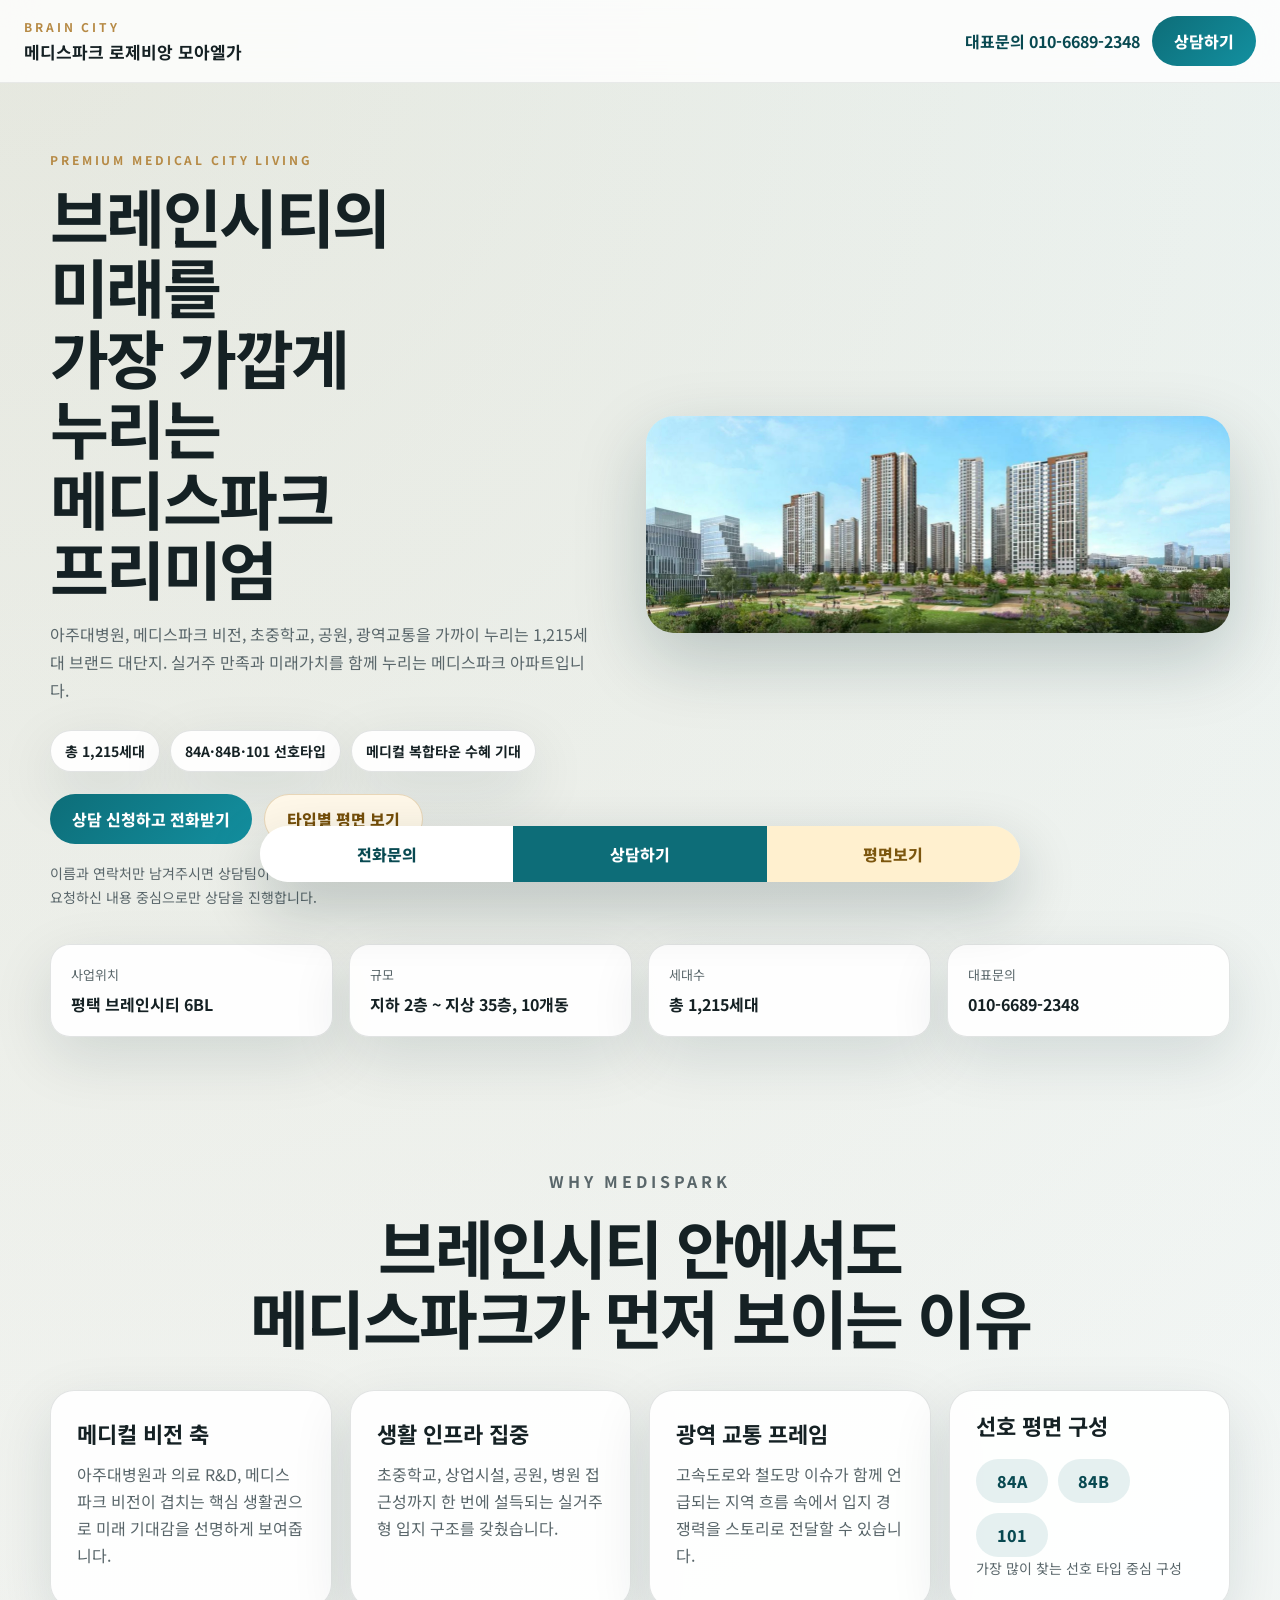
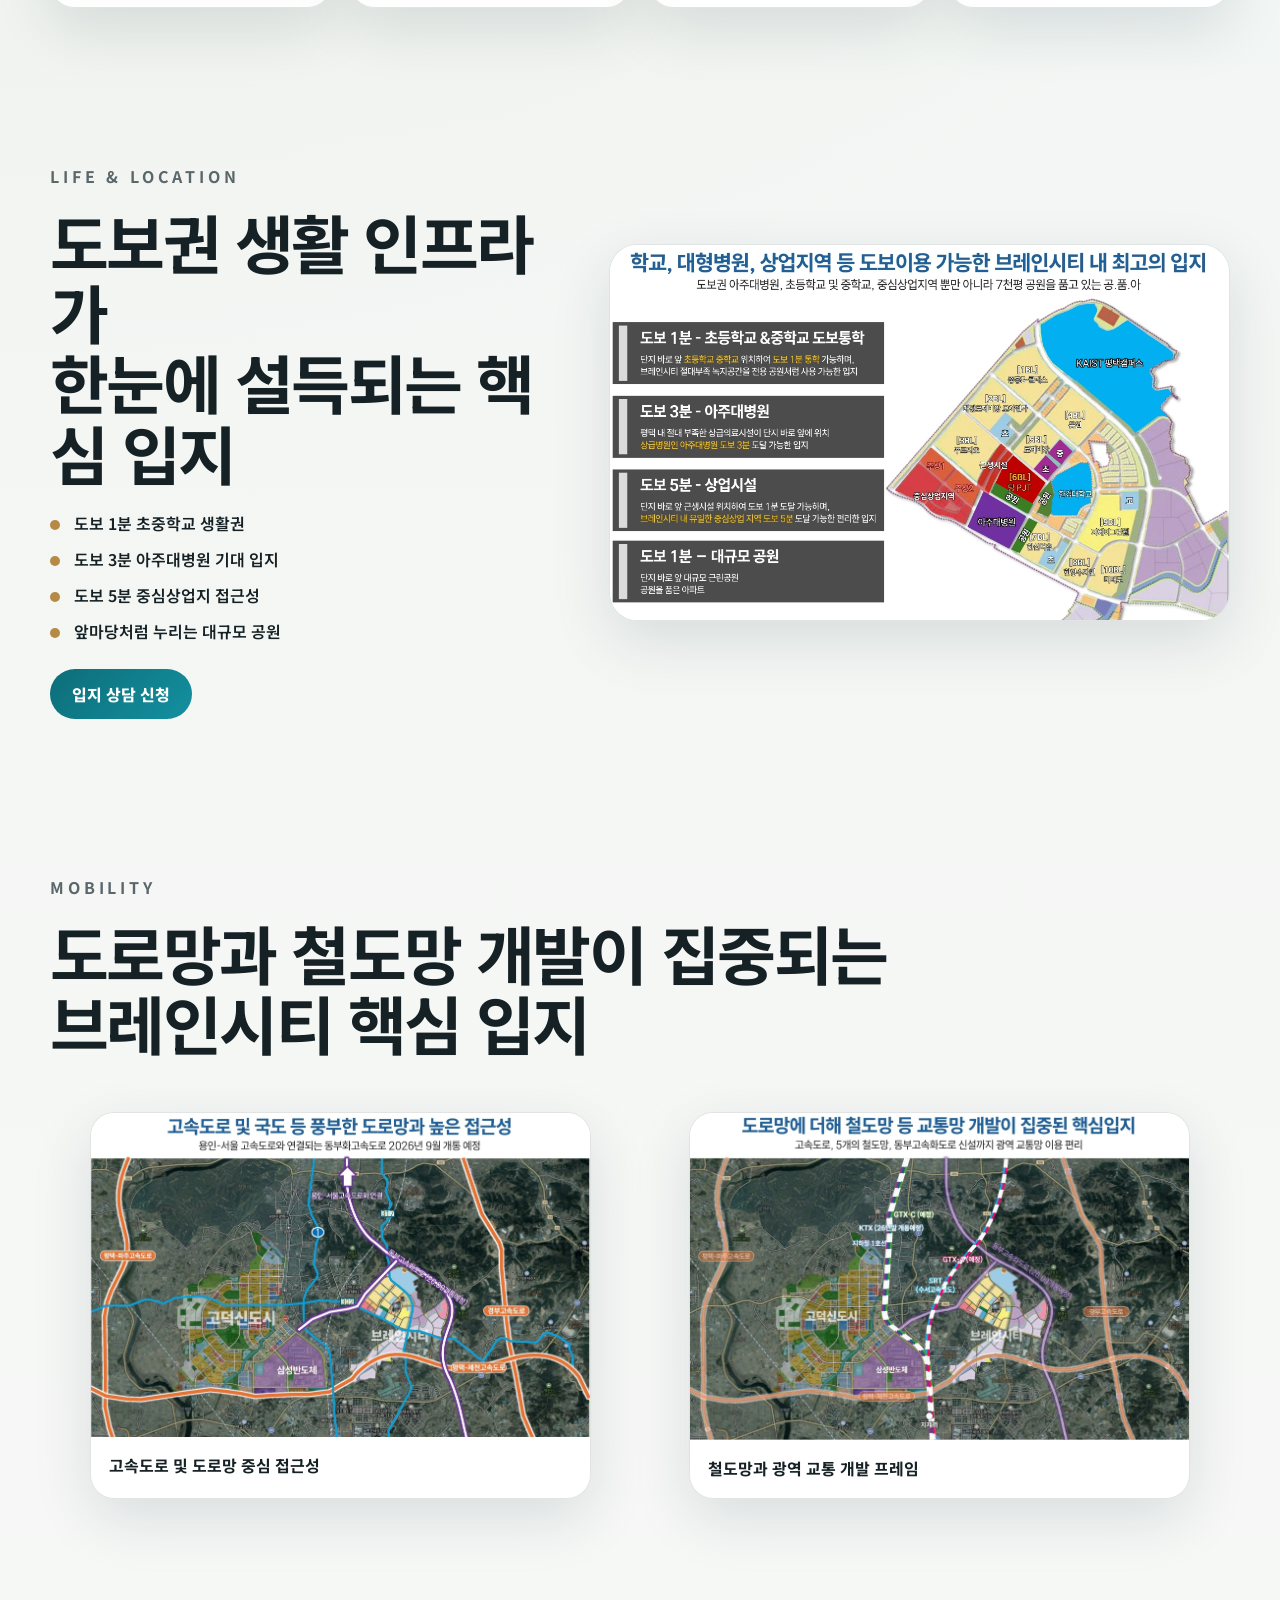
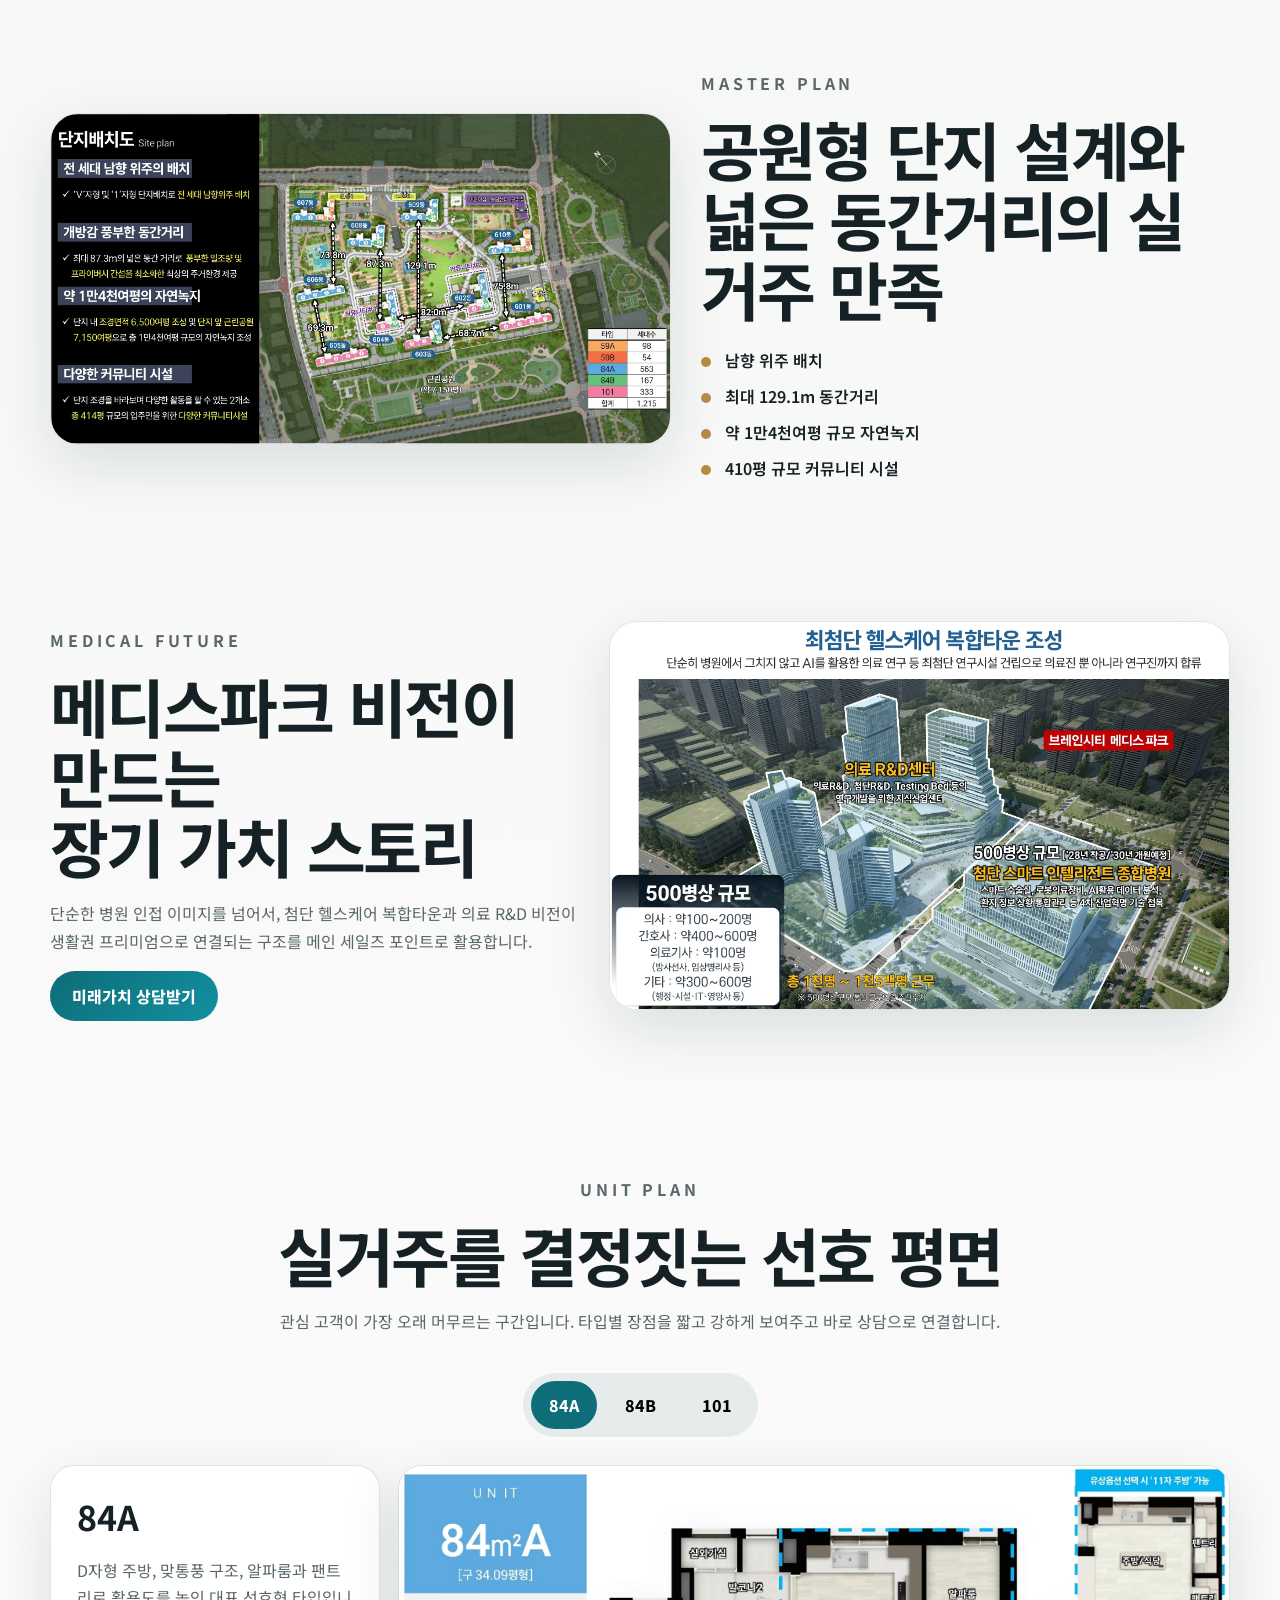
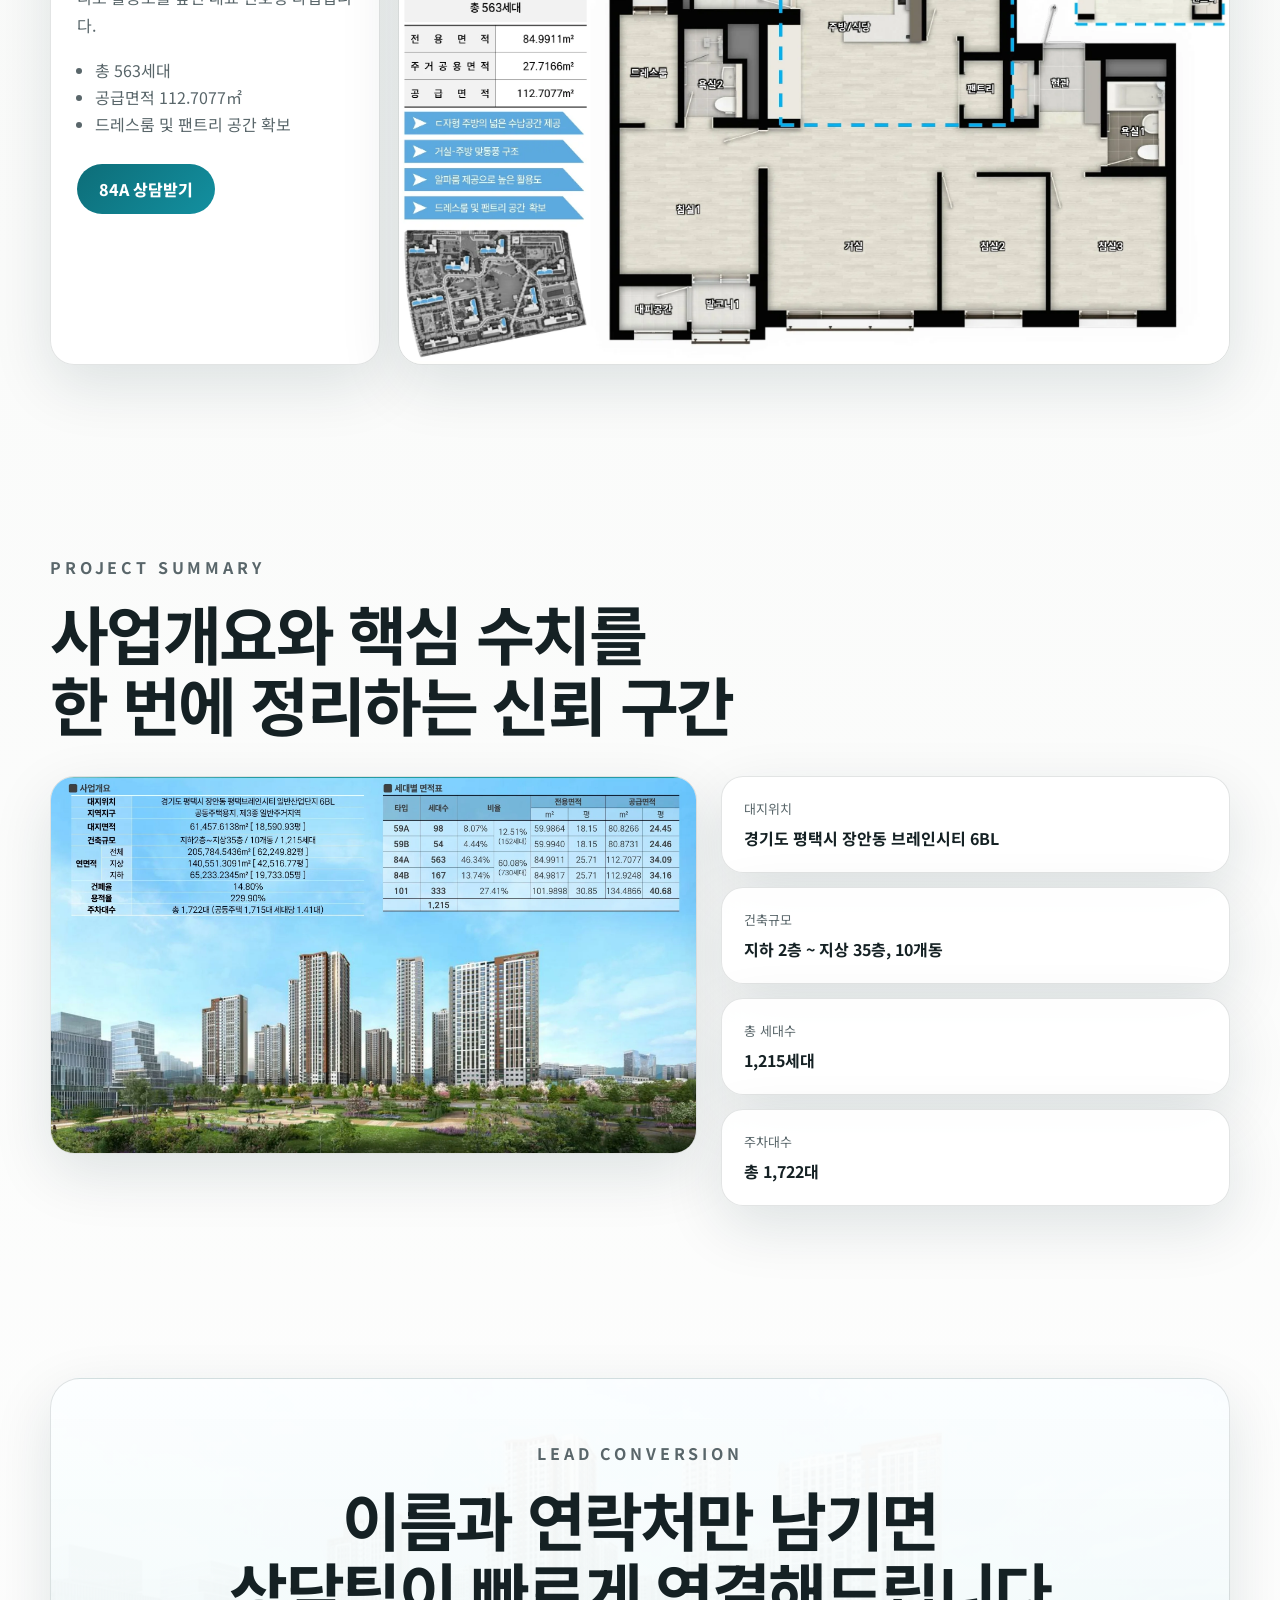
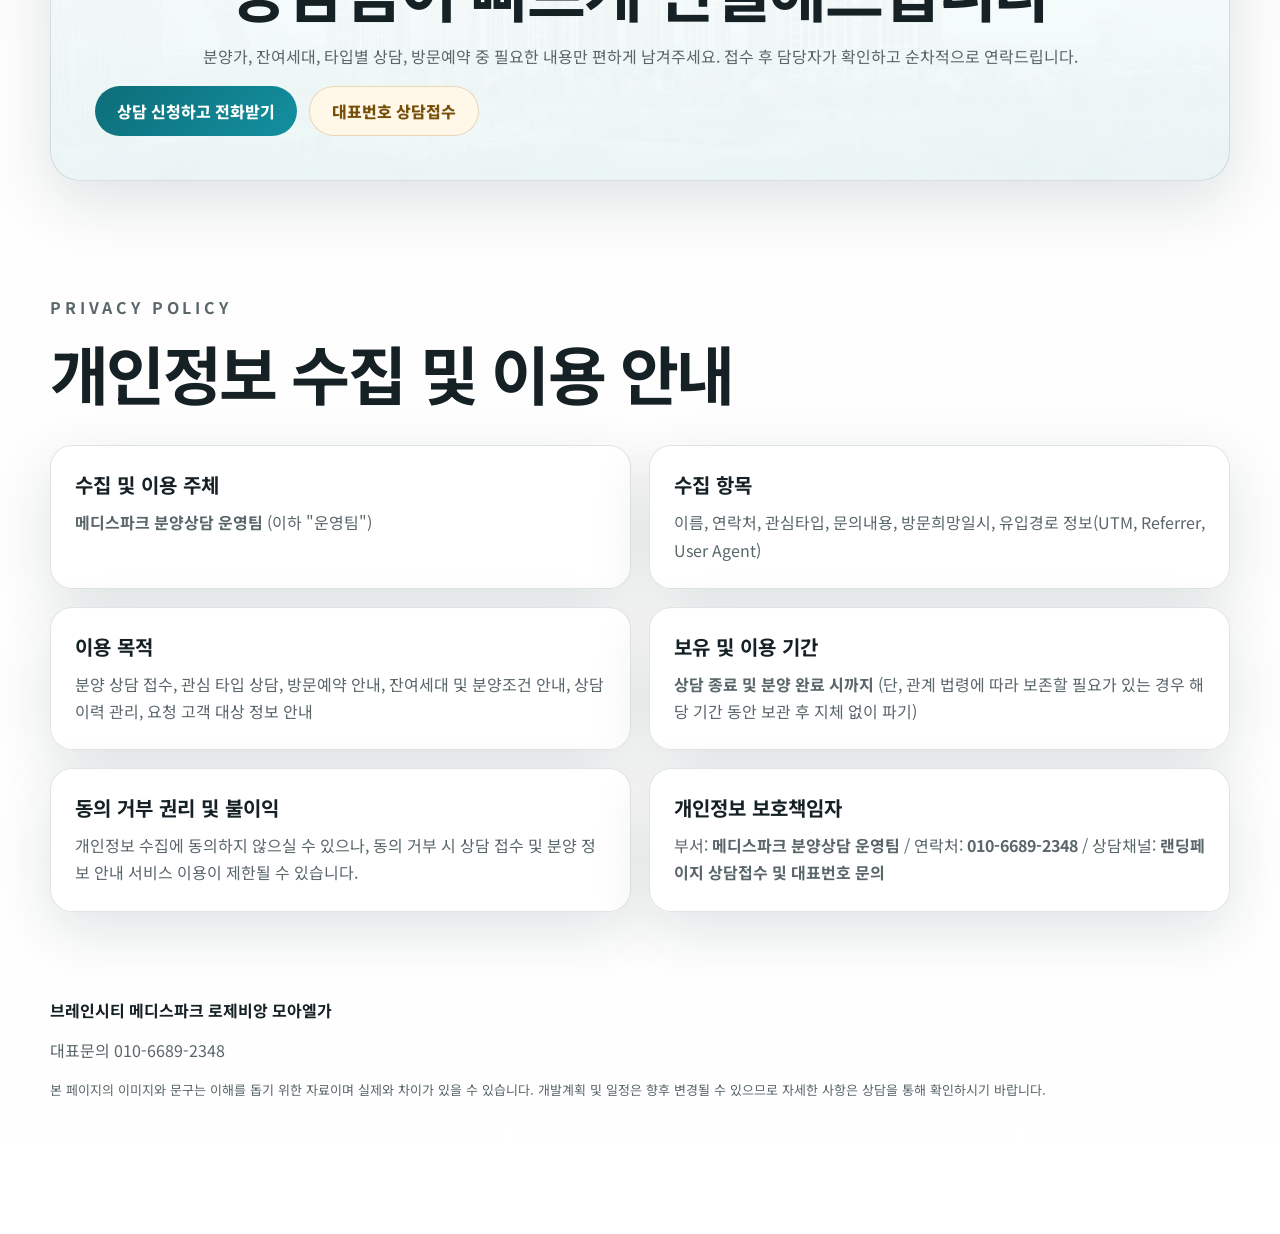
<file: index.html>
<!doctype html>
<html lang="ko">
<head>
  <meta charset="utf-8">
  <meta name="viewport" content="width=device-width, initial-scale=1">
  <meta name="naver-site-verification" content="b74724b4b366e75e78b74c65117081d1d3b433f7">
  <meta name="robots" content="index,follow">
  <link rel="canonical" href="https://yujh815.github.io/">
  <title>브레인시티 메디스파크 로제비앙 모아엘가</title>
  <meta name="description" content="브레인시티 메디스파크 프리미엄의 중심. 아주대병원, 메디스파크 비전, 공원, 학군, 광역교통을 가까이 누리는 1,215세대 브랜드 대단지.">
  <meta name="keywords" content="평택 브레인시티, 메디스파크, 로제비앙 모아엘가, 평택 아주대병원, 평택 분양, 브레인시티 6BL, 신축 분양">
  
  <!-- Open Graph / Facebook -->
  <meta property="og:type" content="website">
  <meta property="og:url" content="https://yujh815.github.io/">
  <meta property="og:title" content="브레인시티 메디스파크 로제비앙 모아엘가">
  <meta property="og:description" content="브레인시티 메디스파크 프리미엄의 중심. 아주대병원, 메디스파크 비전, 공원, 학군, 광역교통을 가까이 누리는 1,215세대 브랜드 대단지.">
  <meta property="og:image" content="hero_render/hero_render.webp">

  <!-- Twitter -->
  <meta property="twitter:card" content="summary_large_image">
  <meta property="twitter:url" content="https://yujh815.github.io/">
  <meta property="twitter:title" content="브레인시티 메디스파크 로제비앙 모아엘가">
  <meta property="twitter:description" content="브레인시티 메디스파크 프리미엄의 중심. 아주대병원, 메디스파크 비전, 공원, 학군, 광역교통을 가까이 누리는 1,215세대 브랜드 대단지.">
  <meta property="twitter:image" content="hero_render/hero_render.webp">

  <link rel="preconnect" href="https://fonts.googleapis.com">
  <link rel="preconnect" href="https://fonts.gstatic.com" crossorigin>
  <link href="https://fonts.googleapis.com/css2?family=Noto+Sans+KR:wght@400;500;700;800&family=Cormorant+Garamond:wght@500;600&display=swap" rel="stylesheet">
  <link rel="stylesheet" href="styles.css">
</head>
<body>
  <header class="topbar">
    <a class="brand" href="#top">
      <span class="brand-kicker">Brain City</span>
      <strong>메디스파크 로제비앙 모아엘가</strong>
    </a>
    <div class="topbar-actions">
      <button class="phone-link phone-trigger" type="button" data-open-modal>대표문의 010-6689-2348</button>
      <button class="btn btn-primary" data-open-modal>상담하기</button>
    </div>
  </header>

  <main id="top">
    <section class="hero section">
      <div class="hero-copy">
        <p class="eyebrow">Premium Medical City Living</p>
        <h1>브레인시티의 미래를<br>가장 가깝게 누리는<br>메디스파크 프리미엄</h1>
        <p class="hero-text">
          아주대병원, 메디스파크 비전, 초중학교, 공원, 광역교통을 가까이 누리는
          1,215세대 브랜드 대단지. 실거주 만족과 미래가치를 함께 누리는
          메디스파크 아파트입니다.
        </p>
        <div class="hero-badges">
          <span>총 1,215세대</span>
          <span>84A·84B·101 선호타입</span>
          <span>메디컬 복합타운 수혜 기대</span>
        </div>
        <div class="hero-actions">
          <button class="btn btn-primary" data-open-modal>상담 신청하고 전화받기</button>
          <a class="btn btn-secondary" href="#units">타입별 평면 보기</a>
        </div>
        <div class="hero-note">
          이름과 연락처만 남겨주시면 상담팀이 확인 후 순차적으로 연락드립니다.
          무리한 영업전화 없이 요청하신 내용 중심으로만 상담을 진행합니다.
        </div>
      </div>
      <div class="hero-visual">
        <img src="hero_render/hero_render.webp" alt="브레인시티 메디스파크 단지 투시도">
      </div>
    </section>

    <section class="stats-band">
      <article>
        <span class="label">사업위치</span>
        <strong>평택 브레인시티 6BL</strong>
      </article>
      <article>
        <span class="label">규모</span>
        <strong>지하 2층 ~ 지상 35층, 10개동</strong>
      </article>
      <article>
        <span class="label">세대수</span>
        <strong>총 1,215세대</strong>
      </article>
      <article>
        <span class="label">대표문의</span>
        <strong>010-6689-2348</strong>
      </article>
    </section>

    <section class="section story-grid">
      <div class="section-heading">
        <p class="eyebrow">Why Medispark</p>
        <h2>브레인시티 안에서도<br>메디스파크가 먼저 보이는 이유</h2>
      </div>
      <div class="card-grid">
        <article class="info-card">
          <h3>메디컬 비전 축</h3>
          <p>아주대병원과 의료 R&D, 메디스파크 비전이 겹치는 핵심 생활권으로 미래 기대감을 선명하게 보여줍니다.</p>
        </article>
        <article class="info-card">
          <h3>생활 인프라 집중</h3>
          <p>초중학교, 상업시설, 공원, 병원 접근성까지 한 번에 설득되는 실거주형 입지 구조를 갖췄습니다.</p>
        </article>
        <article class="info-card">
          <h3>광역 교통 프레임</h3>
          <p>고속도로와 철도망 이슈가 함께 언급되는 지역 흐름 속에서 입지 경쟁력을 스토리로 전달할 수 있습니다.</p>
        </article>
        <article class="info-card compact-card">
          <h3>선호 평면 구성</h3>
          <div class="compact-unit-list" aria-label="선호 평면 구성 목록">
            <span>84A</span>
            <span>84B</span>
            <span>101</span>
          </div>
          <p class="compact-unit-copy">가장 많이 찾는 선호 타입 중심 구성</p>
        </article>
      </div>
    </section>

    <section class="section feature-split">
      <div class="feature-copy">
        <p class="eyebrow">Life & Location</p>
        <h2>도보권 생활 인프라가<br>한눈에 설득되는 핵심 입지</h2>
        <ul class="feature-list">
          <li>도보 1분 초중학교 생활권</li>
          <li>도보 3분 아주대병원 기대 입지</li>
          <li>도보 5분 중심상업지 접근성</li>
          <li>앞마당처럼 누리는 대규모 공원</li>
        </ul>
        <button class="btn btn-primary" data-open-modal>입지 상담 신청</button>
      </div>
      <div class="feature-visual">
        <img src="hero_render/교육_10.webp" alt="생활 및 교육환경 안내 이미지" loading="lazy">
      </div>
    </section>

    <section class="section transport-panel">
      <div class="section-heading align-left">
        <p class="eyebrow">Mobility</p>
        <h2>도로망과 철도망 개발이 집중되는<br>브레인시티 핵심 입지</h2>
      </div>
      <div class="transport-grid">
        <figure class="transport-card">
          <img src="hero_render/교육_8.webp" alt="고속도로 및 국도 접근성 지도" loading="lazy">
          <figcaption>고속도로 및 도로망 중심 접근성</figcaption>
        </figure>
        <figure class="transport-card">
          <img src="hero_render/교육_9.webp" alt="철도망 및 교통망 개발 지도" loading="lazy">
          <figcaption>철도망과 광역 교통 개발 프레임</figcaption>
        </figure>
      </div>
    </section>

    <section class="section feature-split reverse">
      <div class="feature-copy">
        <p class="eyebrow">Master Plan</p>
        <h2>공원형 단지 설계와<br>넓은 동간거리의 실거주 만족</h2>
        <ul class="feature-list">
          <li>남향 위주 배치</li>
          <li>최대 129.1m 동간거리</li>
          <li>약 1만4천여평 규모 자연녹지</li>
          <li>410평 규모 커뮤니티 시설</li>
        </ul>
      </div>
      <div class="feature-visual">
        <img src="hero_render/교육_3.webp" alt="단지배치도 이미지" loading="lazy">
      </div>
    </section>

    <section class="section feature-split">
      <div class="feature-copy">
        <p class="eyebrow">Medical Future</p>
        <h2>메디스파크 비전이 만드는<br>장기 가치 스토리</h2>
        <p class="hero-text">
          단순한 병원 인접 이미지를 넘어서, 첨단 헬스케어 복합타운과 의료 R&D 비전이
          생활권 프리미엄으로 연결되는 구조를 메인 세일즈 포인트로 활용합니다.
        </p>
        <button class="btn btn-primary" data-open-modal>미래가치 상담받기</button>
      </div>
      <div class="feature-visual">
        <img src="hero_render/교육_11.webp" alt="메디스파크 및 의료 R&D 비전 이미지" loading="lazy">
      </div>
    </section>

    <section class="section units-section" id="units">
      <div class="section-heading">
        <p class="eyebrow">Unit Plan</p>
        <h2>실거주를 결정짓는 선호 평면</h2>
        <p>관심 고객이 가장 오래 머무르는 구간입니다. 타입별 장점을 짧고 강하게 보여주고 바로 상담으로 연결합니다.</p>
      </div>

      <div class="unit-tabs" role="tablist" aria-label="타입 선택">
        <button class="unit-tab is-active" data-tab="84A" role="tab" aria-selected="true">84A</button>
        <button class="unit-tab" data-tab="84B" role="tab" aria-selected="false">84B</button>
        <button class="unit-tab" data-tab="101" role="tab" aria-selected="false">101</button>
      </div>

      <div class="unit-panels">
        <article class="unit-panel is-active" data-panel="84A">
          <div class="unit-summary">
            <h3>84A</h3>
            <p>D자형 주방, 맞통풍 구조, 알파룸과 팬트리로 활용도를 높인 대표 선호형 타입입니다.</p>
            <ul>
              <li>총 563세대</li>
              <li>공급면적 112.7077㎡</li>
              <li>드레스룸 및 팬트리 공간 확보</li>
            </ul>
            <button class="btn btn-primary" data-open-modal>84A 상담받기</button>
          </div>
          <img src="hero_render/교육_4.webp" alt="84A 평면도" loading="lazy">
        </article>

        <article class="unit-panel" data-panel="84B">
          <div class="unit-summary">
            <h3>84B</h3>
            <p>거실과 침실 남향 위주 배치, 프라이빗한 침실1 구조로 가족형 수요에 어울리는 평면입니다.</p>
            <ul>
              <li>총 167세대</li>
              <li>공급면적 112.9248㎡</li>
              <li>효율적인 동선과 수납 특화</li>
            </ul>
            <button class="btn btn-primary" data-open-modal>84B 상담받기</button>
          </div>
          <img src="hero_render/교육_5.webp" alt="84B 평면도" loading="lazy">
        </article>

        <article class="unit-panel" data-panel="101">
          <div class="unit-summary">
            <h3>101</h3>
            <p>대형 평형의 여유, 넓은 수납과 공간 활용성을 원하는 고객에게 어울리는 프리미엄 타입입니다.</p>
            <ul>
              <li>총 333세대</li>
              <li>공급면적 134.4866㎡</li>
              <li>알파룸, 드레스룸, 팬트리 특화</li>
            </ul>
            <button class="btn btn-primary" data-open-modal>101 상담받기</button>
          </div>
          <img src="hero_render/교육_6.webp" alt="101 평면도" loading="lazy">
        </article>
      </div>
    </section>

    <section class="section summary-section">
      <div class="section-heading align-left">
        <p class="eyebrow">Project Summary</p>
        <h2>사업개요와 핵심 수치를<br>한 번에 정리하는 신뢰 구간</h2>
      </div>
      <div class="summary-layout">
        <img src="hero_render/교육_2.webp" alt="사업개요 및 세대별 면적표" loading="lazy">
        <div class="summary-cards">
          <article>
            <span>대지위치</span>
            <strong>경기도 평택시 장안동 브레인시티 6BL</strong>
          </article>
          <article>
            <span>건축규모</span>
            <strong>지하 2층 ~ 지상 35층, 10개동</strong>
          </article>
          <article>
            <span>총 세대수</span>
            <strong>1,215세대</strong>
          </article>
          <article>
            <span>주차대수</span>
            <strong>총 1,722대</strong>
          </article>
        </div>
      </div>
    </section>

    <section class="section cta-section">
      <div class="cta-box">
        <p class="eyebrow">Lead Conversion</p>
        <h2>이름과 연락처만 남기면<br>상담팀이 빠르게 연결해드립니다</h2>
        <p>
          분양가, 잔여세대, 타입별 상담, 방문예약 중 필요한 내용만 편하게 남겨주세요.
          접수 후 담당자가 확인하고 순차적으로 연락드립니다.
        </p>
        <div class="cta-actions">
          <button class="btn btn-primary" data-open-modal>상담 신청하고 전화받기</button>
          <button class="btn btn-secondary" type="button" data-open-modal>대표번호 상담접수</button>
        </div>
      </div>
    </section>

    <section class="section privacy-section" id="privacy">
      <div class="section-heading align-left">
        <p class="eyebrow">Privacy Policy</p>
        <h2>개인정보 수집 및 이용 안내</h2>
      </div>
      <div class="privacy-box">
        <article>
          <h3>수집 및 이용 주체</h3>
          <p><strong>메디스파크 분양상담 운영팀</strong> (이하 "운영팀")</p>
        </article>
        <article>
          <h3>수집 항목</h3>
          <p>이름, 연락처, 관심타입, 문의내용, 방문희망일시, 유입경로 정보(UTM, Referrer, User Agent)</p>
        </article>
        <article>
          <h3>이용 목적</h3>
          <p>분양 상담 접수, 관심 타입 상담, 방문예약 안내, 잔여세대 및 분양조건 안내, 상담 이력 관리, 요청 고객 대상 정보 안내</p>
        </article>
        <article>
          <h3>보유 및 이용 기간</h3>
          <p><strong>상담 종료 및 분양 완료 시까지</strong> (단, 관계 법령에 따라 보존할 필요가 있는 경우 해당 기간 동안 보관 후 지체 없이 파기)</p>
        </article>
        <article>
          <h3>동의 거부 권리 및 불이익</h3>
          <p>개인정보 수집에 동의하지 않으실 수 있으나, 동의 거부 시 상담 접수 및 분양 정보 안내 서비스 이용이 제한될 수 있습니다.</p>
        </article>
        <article>
          <h3>개인정보 보호책임자</h3>
          <p>부서: <strong>메디스파크 분양상담 운영팀</strong> / 연락처: <strong>010-6689-2348</strong> / 상담채널: <strong>랜딩페이지 상담접수 및 대표번호 문의</strong></p>
        </article>
      </div>
    </section>
  </main>

  <footer class="footer">
    <div>
      <strong>브레인시티 메디스파크 로제비앙 모아엘가</strong>
      <p>대표문의 010-6689-2348</p>
    </div>
    <p class="footer-note">
      본 페이지의 이미지와 문구는 이해를 돕기 위한 자료이며 실제와 차이가 있을 수 있습니다.
      개발계획 및 일정은 향후 변경될 수 있으므로 자세한 사항은 상담을 통해 확인하시기 바랍니다.
    </p>
  </footer>

  <div class="floating-bar">
    <button type="button" data-open-modal>전화문의</button>
    <button type="button" data-open-modal>상담하기</button>
    <a href="#units">평면보기</a>
  </div>

  <div class="modal" id="lead-modal" aria-hidden="true">
    <div class="modal-backdrop" data-close-modal></div>
    <div class="modal-dialog" role="dialog" aria-modal="true" aria-labelledby="modal-title">
      <button class="modal-close" type="button" aria-label="닫기" data-close-modal>&times;</button>
      <p class="eyebrow">Consulting Request</p>
      <h2 id="modal-title">상담 신청하고 빠르게 전화받기</h2>
      <p class="modal-copy">
        이름과 연락처만 남겨주시면 상담팀이 확인 후 순차적으로 연락드립니다.
        무리한 영업전화 없이 요청하신 내용 중심으로만 상담을 진행합니다.
      </p>

      <form id="lead-form" class="lead-form">
        <input type="hidden" name="renderedAt" value="">
        <label class="hp-field" aria-hidden="true" tabindex="-1">
          홈페이지
          <input type="text" name="website" autocomplete="off" tabindex="-1">
        </label>
        <label>
          이름
          <input type="text" name="name" placeholder="성함을 입력해주세요" required>
        </label>
        <label>
          연락처
          <input type="tel" name="phone" placeholder="연락받으실 번호를 입력해주세요" required>
        </label>
        <label>
          관심 타입
          <select name="interestType">
            <option value="">선택 안함</option>
            <option value="84A">84A</option>
            <option value="84B">84B</option>
            <option value="101">101</option>
          </select>
        </label>
        <label>
          문의 내용
          <textarea name="inquiry" placeholder="분양가, 잔여세대, 방문예약 등 궁금한 내용을 남겨주세요"></textarea>
        </label>
        <label class="agree">
          <input type="checkbox" name="privacyConsent" required>
          <span>개인정보 수집 및 이용에 동의합니다. 입력하신 정보는 상담 목적 외에는 사용되지 않으며, 자세한 내용은 개인정보 수집 및 이용 안내를 참고해주세요.</span>
        </label>
        <button class="btn btn-primary" type="submit" id="submit-btn">상담 신청 접수</button>
        <p class="form-status" id="form-status"></p>
      </form>
    </div>
  </div>

  <script src="app.js"></script>
</body>
</html>
</file>
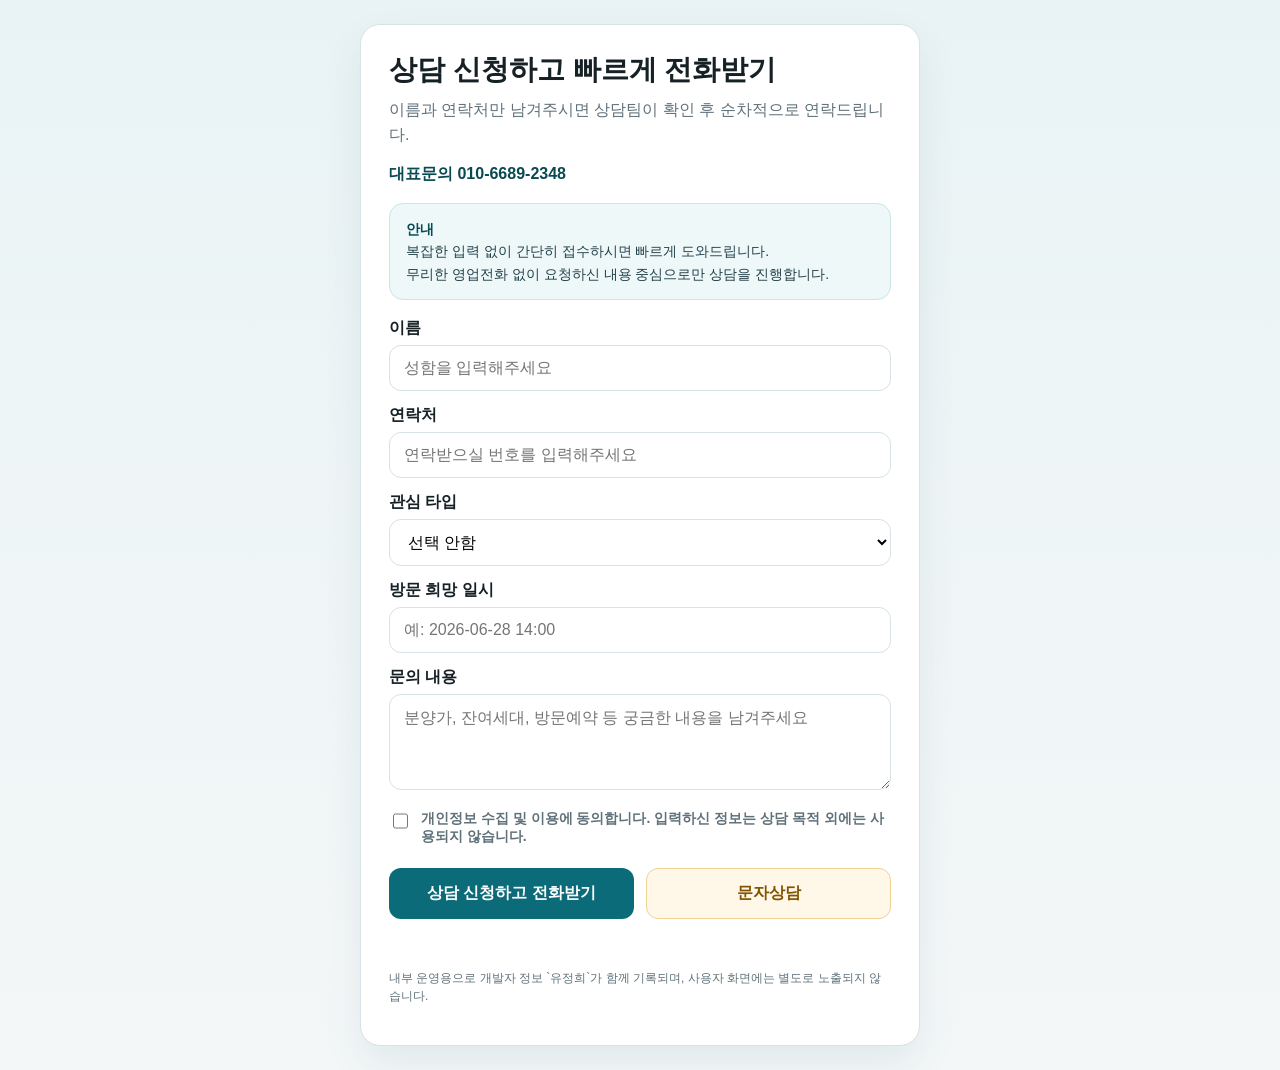
<file: medispark_lead_form.html>
<!doctype html>
<html lang="ko">
<head>
  <meta charset="utf-8">
  <meta name="viewport" content="width=device-width, initial-scale=1">
  <title>메디스파크 상담 신청 샘플</title>
  <style>
    :root {
      --bg: #f4f7f8;
      --panel: #ffffff;
      --primary: #0b6b78;
      --primary-dark: #084a53;
      --text: #162126;
      --muted: #60717a;
      --line: #d8e1e5;
      --accent: #d9a441;
    }

    * { box-sizing: border-box; }
    body {
      margin: 0;
      font-family: "Segoe UI", "Malgun Gothic", sans-serif;
      background: linear-gradient(180deg, #e9f3f5 0%, var(--bg) 100%);
      color: var(--text);
      padding: 24px;
    }

    .wrap {
      max-width: 560px;
      margin: 0 auto;
      background: var(--panel);
      border: 1px solid var(--line);
      border-radius: 20px;
      padding: 28px;
      box-shadow: 0 18px 40px rgba(8, 74, 83, 0.08);
    }

    h1 {
      margin: 0 0 10px;
      font-size: 28px;
      line-height: 1.2;
    }

    .lead {
      margin: 0 0 16px;
      color: var(--muted);
      line-height: 1.6;
    }

    .phone {
      display: inline-block;
      margin-bottom: 18px;
      color: var(--primary-dark);
      font-weight: 700;
      text-decoration: none;
    }

    .notice {
      background: #eef8f9;
      border: 1px solid #cde3e6;
      border-radius: 14px;
      padding: 14px 16px;
      margin-bottom: 18px;
      color: #244149;
      line-height: 1.6;
      font-size: 14px;
    }

    .notice strong {
      color: var(--primary-dark);
    }

    label {
      display: block;
      margin: 14px 0 6px;
      font-weight: 600;
    }

    input, select, textarea {
      width: 100%;
      padding: 13px 14px;
      border: 1px solid var(--line);
      border-radius: 12px;
      font: inherit;
      background: #fff;
    }

    textarea {
      min-height: 96px;
      resize: vertical;
    }

    .checkbox {
      display: flex;
      gap: 10px;
      align-items: flex-start;
      margin-top: 16px;
      font-size: 14px;
      color: var(--muted);
    }

    .checkbox input {
      width: 18px;
      height: 18px;
      margin-top: 2px;
    }

    .actions {
      display: grid;
      grid-template-columns: 1fr 1fr;
      gap: 12px;
      margin-top: 22px;
    }

    button, .ghost {
      border: 0;
      border-radius: 12px;
      padding: 14px 16px;
      font: inherit;
      cursor: pointer;
      text-align: center;
      text-decoration: none;
    }

    button {
      background: var(--primary);
      color: #fff;
      font-weight: 700;
    }

    button:hover {
      background: var(--primary-dark);
    }

    .ghost {
      background: #fff7e8;
      color: #805400;
      border: 1px solid #f0d294;
      font-weight: 700;
    }

    .status {
      margin-top: 16px;
      font-size: 14px;
      color: var(--muted);
      min-height: 20px;
    }

    .fine {
      margin-top: 14px;
      font-size: 12px;
      color: var(--muted);
      line-height: 1.5;
    }

    @media (max-width: 640px) {
      body { padding: 14px; }
      .wrap { padding: 20px; border-radius: 16px; }
      .actions { grid-template-columns: 1fr; }
    }
  </style>
</head>
<body>
  <div class="wrap">
    <h1>상담 신청하고 빠르게 전화받기</h1>
    <p class="lead">이름과 연락처만 남겨주시면 상담팀이 확인 후 순차적으로 연락드립니다.</p>
    <a class="phone" href="tel:01066892348">대표문의 010-6689-2348</a>

    <div class="notice">
      <strong>안내</strong><br>
      복잡한 입력 없이 간단히 접수하시면 빠르게 도와드립니다.<br>
      무리한 영업전화 없이 요청하신 내용 중심으로만 상담을 진행합니다.
    </div>

    <form id="lead-form">
      <label for="name">이름</label>
      <input id="name" name="name" type="text" placeholder="성함을 입력해주세요" required>

      <label for="phone">연락처</label>
      <input id="phone" name="phone" type="tel" placeholder="연락받으실 번호를 입력해주세요" required>

      <label for="interestType">관심 타입</label>
      <select id="interestType" name="interestType">
        <option value="">선택 안함</option>
        <option value="59A">59A</option>
        <option value="59B">59B</option>
        <option value="84A">84A</option>
        <option value="84B">84B</option>
        <option value="101">101</option>
      </select>

      <label for="visitDateTime">방문 희망 일시</label>
      <input id="visitDateTime" name="visitDateTime" type="text" placeholder="예: 2026-06-28 14:00">

      <label for="inquiry">문의 내용</label>
      <textarea id="inquiry" name="inquiry" placeholder="분양가, 잔여세대, 방문예약 등 궁금한 내용을 남겨주세요"></textarea>

      <label class="checkbox" for="privacyConsent">
        <input id="privacyConsent" name="privacyConsent" type="checkbox" required>
        <span>개인정보 수집 및 이용에 동의합니다. 입력하신 정보는 상담 목적 외에는 사용되지 않습니다.</span>
      </label>

      <div class="actions">
        <button type="submit" id="submit-btn">상담 신청하고 전화받기</button>
        <a class="ghost" href="sms:01066892348?body=%EB%A9%94%EB%94%94%EC%8A%A4%ED%8C%8C%ED%81%AC%20%EC%83%81%EB%8B%B4%20%EB%AC%B8%EC%9D%98">문자상담</a>
      </div>

      <p class="status" id="form-status"></p>
      <p class="fine">내부 운영용으로 개발자 정보 `유정희`가 함께 기록되며, 사용자 화면에는 별도로 노출되지 않습니다.</p>
    </form>
  </div>

  <script>
    const SCRIPT_URL = "https://script.google.com/macros/s/YOUR_DEPLOYMENT_ID/exec";
    const form = document.getElementById("lead-form");
    const submitBtn = document.getElementById("submit-btn");
    const statusEl = document.getElementById("form-status");

    form.addEventListener("submit", async (event) => {
      event.preventDefault();

      const name = form.name.value.trim();
      const phone = form.phone.value.replace(/\D/g, "");
      const interestType = form.interestType.value;
      const visitDateTime = form.visitDateTime.value.trim();
      const inquiry = form.inquiry.value.trim();
      const privacyConsent = form.privacyConsent.checked;

      if (!name) {
        statusEl.textContent = "이름을 입력해주세요.";
        return;
      }

      if (phone.length < 10 || phone.length > 11) {
        statusEl.textContent = "연락처를 정확히 입력해주세요.";
        return;
      }

      if (!privacyConsent) {
        statusEl.textContent = "개인정보 동의 후 접수할 수 있습니다.";
        return;
      }

      const payload = {
        name,
        phone,
        interestType,
        inquiry,
        visitDateTime,
        privacyConsent,
        pageName: "메디스파크 랜딩페이지",
        projectName: "브레인시티 메디스파크 로제비앙 모아엘가",
        developer: "유정희",
        status: "신규접수"
      };

      submitBtn.disabled = true;
      statusEl.textContent = "접수 중입니다. 잠시만 기다려주세요.";

      try {
        let data;
        if (SCRIPT_URL.includes("YOUR_DEPLOYMENT_ID")) {
          console.log("[Local Mock Mode] Form submitted successfully. Payload:", payload);
          await new Promise((resolve) => setTimeout(resolve, 800));
          data = {
            ok: true,
            message: "접수가 완료되었습니다 (로컬 테스트 모드). 담당자가 확인 후 순차적으로 연락드립니다."
          };
        } else {
          const response = await fetch(SCRIPT_URL, {
            method: "POST",
            headers: {
              "Content-Type": "text/plain;charset=utf-8"
            },
            body: JSON.stringify(payload)
          });
          data = await response.json();
        }

        if (!data.ok) {
          throw new Error(data.message || "전송 실패");
        }

        statusEl.textContent = data.message || "접수가 완료되었습니다. 담당자가 확인 후 순차적으로 연락드립니다.";
        form.reset();
      } catch (error) {
        statusEl.textContent = "전송 중 잠시 문제가 발생했습니다. 다시 시도하시거나 대표번호로 문의해주세요.";
      } finally {
        submitBtn.disabled = false;
      }
    });
  </script>
</body>
</html>
</file>
<file: styles.css>
:root {
  --bg: #f4f6f4;
  --panel: #ffffff;
  --panel-soft: #f7fbfb;
  --text: #152124;
  --muted: #59666a;
  --line: rgba(21, 33, 36, 0.12);
  --primary: #0d6d78;
  --primary-dark: #084951;
  --accent: #b68a45;
  --shadow: 0 20px 60px rgba(10, 44, 49, 0.12);
  --radius: 24px;
}

* {
  box-sizing: border-box;
}

html {
  scroll-behavior: smooth;
}

body {
  margin: 0;
  font-family: "Noto Sans KR", sans-serif;
  background:
    radial-gradient(circle at top left, rgba(182, 138, 69, 0.14), transparent 26%),
    linear-gradient(180deg, #edf7f8 0%, var(--bg) 26%, #ffffff 100%);
  color: var(--text);
}

img {
  display: block;
  max-width: 100%;
}

a {
  color: inherit;
}

button,
input,
select,
textarea {
  font: inherit;
}

.topbar {
  position: sticky;
  top: 0;
  z-index: 20;
  display: flex;
  justify-content: space-between;
  align-items: center;
  gap: 20px;
  padding: 16px 24px;
  backdrop-filter: blur(18px);
  background: rgba(255, 255, 255, 0.8);
  border-bottom: 1px solid rgba(21, 33, 36, 0.08);
}

.brand {
  text-decoration: none;
}

.brand-kicker,
.eyebrow {
  display: block;
  letter-spacing: 0.24em;
  text-transform: uppercase;
  font-size: 12px;
  font-weight: 700;
  color: var(--accent);
}

.brand strong {
  display: block;
  margin-top: 4px;
  font-size: 17px;
}

.topbar-actions {
  display: flex;
  align-items: center;
  gap: 12px;
}

.phone-link {
  font-weight: 700;
  color: var(--primary-dark);
  background: none;
  border: 0;
  cursor: pointer;
  padding: 0;
}

.section {
  width: min(1180px, calc(100% - 40px));
  margin: 0 auto;
}

.hero {
  display: grid;
  grid-template-columns: 1.02fr 1.08fr;
  gap: 44px;
  align-items: center;
  padding: 56px 0 34px;
}

.hero h1,
.section-heading h2,
.feature-copy h2,
.cta-box h2 {
  margin: 12px 0 18px;
  line-height: 1.1;
  font-size: clamp(34px, 5vw, 68px);
  letter-spacing: -0.04em;
}

.hero h1 {
  max-width: 9ch;
}

.hero-text,
.section-heading p,
.feature-copy p,
.cta-box p,
.modal-copy {
  color: var(--muted);
  line-height: 1.75;
  font-size: 16px;
}

.hero-badges {
  display: flex;
  flex-wrap: wrap;
  gap: 10px;
  margin: 26px 0 22px;
}

.hero-badges span,
.stats-band article,
.summary-cards article,
.info-card,
.transport-card,
.cta-box,
.feature-visual,
.unit-summary,
.modal-dialog {
  border: 1px solid var(--line);
  background: rgba(255, 255, 255, 0.92);
  box-shadow: var(--shadow);
}

.hero-badges span {
  padding: 10px 14px;
  border-radius: 999px;
  font-size: 14px;
  font-weight: 700;
}

.hero-actions,
.cta-actions {
  display: flex;
  flex-wrap: wrap;
  gap: 12px;
}

.btn {
  display: inline-flex;
  align-items: center;
  justify-content: center;
  min-height: 50px;
  padding: 0 22px;
  border-radius: 999px;
  border: 0;
  cursor: pointer;
  text-decoration: none;
  font-weight: 800;
}

.btn-primary {
  background: linear-gradient(135deg, var(--primary) 0%, #1390a0 100%);
  color: #fff;
}

.btn-primary:hover {
  background: linear-gradient(135deg, var(--primary-dark) 0%, var(--primary) 100%);
}

.btn-secondary {
  background: #fff8e9;
  color: #754e08;
  border: 1px solid rgba(182, 138, 69, 0.3);
}

.hero-note {
  margin-top: 18px;
  color: var(--muted);
  font-size: 14px;
  line-height: 1.7;
}

.hero-visual img {
  width: 100%;
  border-radius: 28px;
  box-shadow: 0 26px 70px rgba(9, 47, 52, 0.22);
}

.stats-band {
  width: min(1180px, calc(100% - 40px));
  margin: 0 auto 28px;
  display: grid;
  grid-template-columns: repeat(4, 1fr);
  gap: 16px;
}

.stats-band article {
  padding: 20px;
  border-radius: 20px;
}

.stats-band .label,
.summary-cards article span {
  display: block;
  margin-bottom: 8px;
  color: var(--muted);
  font-size: 13px;
}

.story-grid,
.transport-panel,
.units-section,
.summary-section,
.cta-section {
  padding: 86px 0;
}

.section-heading {
  text-align: center;
  max-width: 840px;
  margin: 0 auto 38px;
}

.align-left {
  text-align: left;
  margin-left: 0;
}

.card-grid {
  display: grid;
  grid-template-columns: repeat(4, 1fr);
  gap: 18px;
}

.info-card {
  padding: 26px;
  border-radius: 24px;
}

.info-card.compact-card {
  padding-top: 18px;
  display: flex;
  flex-direction: column;
  align-items: flex-start;
  justify-content: flex-start;
}

.info-card h3 {
  margin: 0 0 12px;
  font-size: 22px;
}

.compact-unit-list {
  display: flex;
  flex-wrap: wrap;
  gap: 10px;
  margin-top: 6px;
}

.compact-unit-list span {
  display: inline-flex;
  align-items: center;
  justify-content: center;
  min-width: 72px;
  padding: 10px 14px;
  border-radius: 999px;
  background: rgba(13, 109, 120, 0.1);
  color: var(--primary-dark);
  font-weight: 800;
  font-size: 16px;
}

.compact-unit-copy {
  margin: 14px 0 0;
  color: var(--muted);
  font-size: 14px;
  line-height: 1.6;
}

.info-card p {
  margin: 0;
  line-height: 1.7;
  color: var(--muted);
}

.feature-split {
  display: grid;
  grid-template-columns: 0.92fr 1.08fr;
  gap: 30px;
  align-items: center;
  padding: 52px 0;
}

.feature-split.reverse {
  grid-template-columns: 1.08fr 0.92fr;
}

.feature-split.reverse .feature-copy {
  order: 2;
}

.feature-split.reverse .feature-visual {
  order: 1;
}

.feature-list {
  margin: 24px 0 26px;
  padding: 0;
  list-style: none;
}

.feature-list li {
  position: relative;
  padding-left: 24px;
  margin-bottom: 12px;
  font-weight: 600;
}

.feature-list li::before {
  content: "";
  position: absolute;
  left: 0;
  top: 9px;
  width: 10px;
  height: 10px;
  border-radius: 50%;
  background: var(--accent);
}

.feature-visual {
  border-radius: 28px;
  overflow: hidden;
}

.transport-grid {
  display: grid;
  grid-template-columns: repeat(2, 1fr);
  gap: 18px;
}

.transport-card {
  border-radius: 24px;
  overflow: hidden;
}

.transport-card figcaption {
  padding: 16px 18px 18px;
  font-weight: 700;
}

.unit-tabs {
  display: inline-flex;
  gap: 10px;
  padding: 8px;
  border-radius: 999px;
  background: rgba(8, 73, 81, 0.08);
  margin: 0 auto 28px;
}

.units-section {
  text-align: center;
}

.unit-tab {
  border: 0;
  padding: 12px 18px;
  border-radius: 999px;
  background: transparent;
  font-weight: 800;
  cursor: pointer;
}

.unit-tab.is-active {
  background: var(--primary);
  color: #fff;
}

.unit-panels {
  display: grid;
  gap: 18px;
}

.unit-panel {
  display: none;
  grid-template-columns: 330px minmax(0, 1fr);
  gap: 18px;
  align-items: start;
  text-align: left;
}

.unit-panel.is-active {
  display: grid;
}

.unit-summary {
  border-radius: 24px;
  padding: 26px;
  height: 100%;
}

.unit-summary h3 {
  margin: 0 0 10px;
  font-size: 34px;
}

.unit-summary p,
.unit-summary li {
  color: var(--muted);
  line-height: 1.7;
}

.unit-summary ul {
  padding-left: 18px;
  margin: 18px 0 26px;
}

.unit-panel img {
  width: 100%;
  border-radius: 24px;
  border: 1px solid var(--line);
  box-shadow: var(--shadow);
}

.summary-layout {
  display: grid;
  grid-template-columns: 1.12fr 0.88fr;
  gap: 24px;
  align-items: start;
}

.summary-layout img {
  border-radius: 24px;
  border: 1px solid var(--line);
  box-shadow: var(--shadow);
}

.summary-cards {
  display: grid;
  gap: 14px;
}

.summary-cards article {
  padding: 22px;
  border-radius: 22px;
}

.cta-box {
  padding: 44px;
  border-radius: 30px;
  text-align: center;
  background:
    linear-gradient(180deg, rgba(255, 255, 255, 0.96), rgba(238, 248, 249, 0.98)),
    url("hero_render/hero_render.jpg") center/cover;
}

.footer {
  width: min(1180px, calc(100% - 40px));
  margin: 0 auto;
  padding: 0 0 120px;
  color: var(--muted);
}

.footer strong {
  color: var(--text);
}

.footer-note {
  line-height: 1.8;
  font-size: 13px;
}

.privacy-section {
  padding: 10px 0 86px;
}

.privacy-box {
  display: grid;
  grid-template-columns: repeat(2, 1fr);
  gap: 18px;
}

.privacy-box article {
  padding: 24px;
  border-radius: 22px;
  border: 1px solid var(--line);
  background: rgba(255, 255, 255, 0.92);
  box-shadow: var(--shadow);
}

.privacy-box h3 {
  margin: 0 0 10px;
  font-size: 20px;
}

.privacy-box p {
  margin: 0;
  color: var(--muted);
  line-height: 1.7;
}

.floating-bar {
  position: fixed;
  left: 50%;
  bottom: 18px;
  transform: translateX(-50%);
  z-index: 25;
  display: grid;
  grid-template-columns: repeat(3, 1fr);
  width: min(760px, calc(100% - 24px));
  overflow: hidden;
  border-radius: 999px;
  box-shadow: 0 24px 60px rgba(7, 35, 38, 0.24);
}

.floating-bar a,
.floating-bar button {
  border: 0;
  padding: 16px 12px;
  text-align: center;
  text-decoration: none;
  font-weight: 800;
}

.floating-bar a:first-child {
  background: #fff;
  color: var(--primary-dark);
}

.floating-bar button {
  background: var(--primary);
  color: #fff;
  cursor: pointer;
}

.floating-bar button:first-child {
  background: #fff;
  color: var(--primary-dark);
}

.floating-bar a:last-child {
  background: #fff0cf;
  color: #7c560e;
}

.modal {
  position: fixed;
  inset: 0;
  display: none;
  z-index: 40;
}

.modal.is-open {
  display: block;
}

.modal-backdrop {
  position: absolute;
  inset: 0;
  background: rgba(9, 27, 30, 0.56);
}

.modal-dialog {
  position: relative;
  width: min(580px, calc(100% - 24px));
  margin: 50px auto;
  padding: 28px;
  border-radius: 28px;
}

.modal-close {
  position: absolute;
  right: 16px;
  top: 12px;
  border: 0;
  background: none;
  font-size: 34px;
  cursor: pointer;
  color: var(--muted);
}

.lead-form {
  display: grid;
  gap: 14px;
}

.lead-form label {
  display: grid;
  gap: 8px;
  font-weight: 700;
}

.lead-form input,
.lead-form select,
.lead-form textarea {
  width: 100%;
  padding: 14px 16px;
  border-radius: 16px;
  border: 1px solid var(--line);
  background: #fff;
}

.lead-form textarea {
  min-height: 110px;
  resize: vertical;
}

.lead-form .agree {
  grid-template-columns: 20px 1fr;
  align-items: start;
  gap: 12px;
  font-size: 14px;
  line-height: 1.6;
  color: var(--muted);
}

.lead-form .agree input {
  margin-top: 4px;
}

.hp-field {
  position: absolute;
  left: -9999px;
  width: 1px;
  height: 1px;
  overflow: hidden;
}

.form-status,
.form-fine {
  margin: 0;
  font-size: 14px;
  color: var(--muted);
}

@media (max-width: 1080px) {
  .hero,
  .feature-split,
  .feature-split.reverse,
  .summary-layout,
  .unit-panel {
    grid-template-columns: 1fr;
  }

  .feature-split.reverse .feature-copy,
  .feature-split.reverse .feature-visual {
    order: initial;
  }

  .card-grid,
  .stats-band,
  .transport-grid {
    grid-template-columns: repeat(2, 1fr);
  }
}

@media (max-width: 720px) {
  .topbar {
    padding: 14px 16px;
    align-items: flex-start;
    flex-direction: column;
  }

  .topbar-actions {
    width: 100%;
    flex-direction: column;
    align-items: stretch;
  }

  .phone-link {
    display: block;
    width: 100%;
  }

  .section {
    width: min(100% - 24px, 1180px);
  }

  .hero,
  .story-grid,
  .transport-panel,
  .units-section,
  .summary-section,
  .cta-section {
    padding: 54px 0;
  }

  .card-grid,
  .stats-band,
  .transport-grid,
  .privacy-box {
    grid-template-columns: 1fr;
  }

  .stats-band {
    width: min(100% - 24px, 1180px);
  }

  .section-heading h2,
  .feature-copy h2,
  .cta-box h2,
  .hero h1 {
    font-size: clamp(28px, 8vw, 44px);
  }

  .cta-box {
    padding: 30px 22px;
  }

  .floating-bar {
    grid-template-columns: 1fr 1fr 1fr;
    border-radius: 18px;
  }
}
</file>
